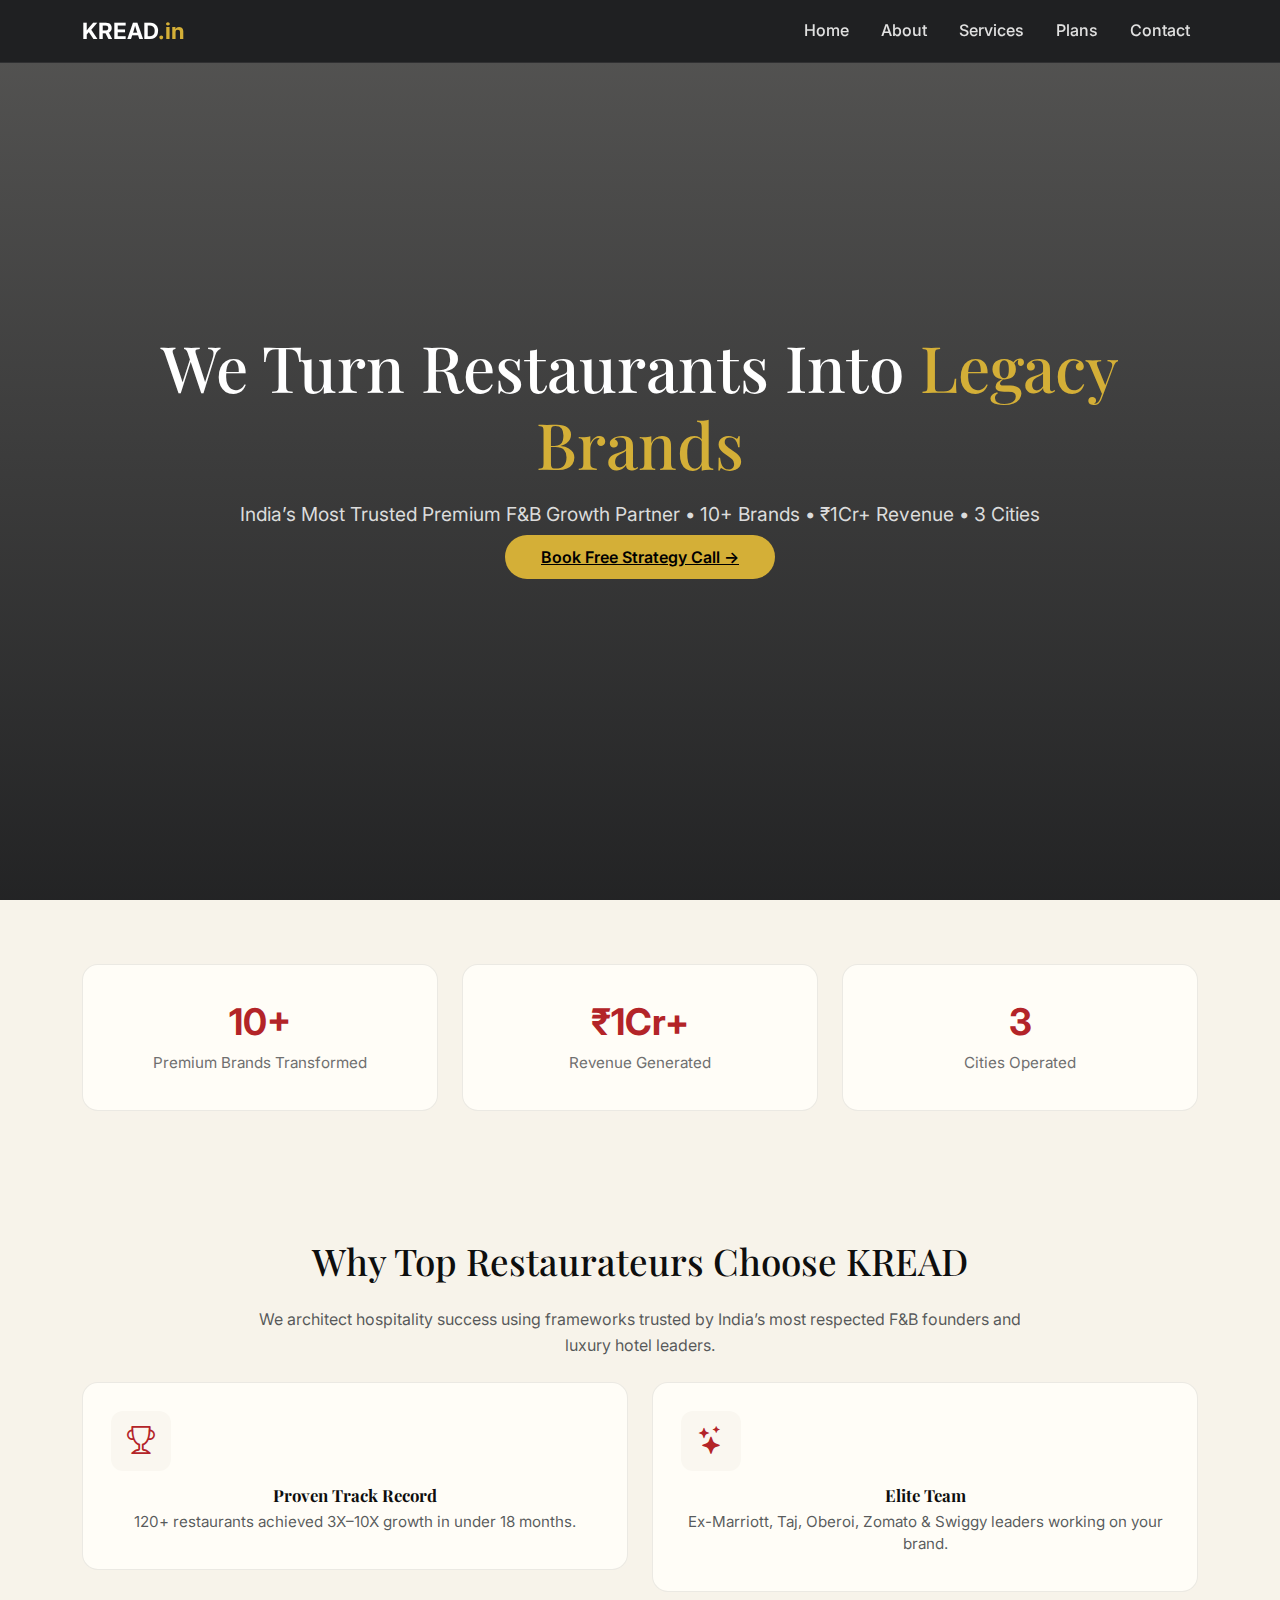
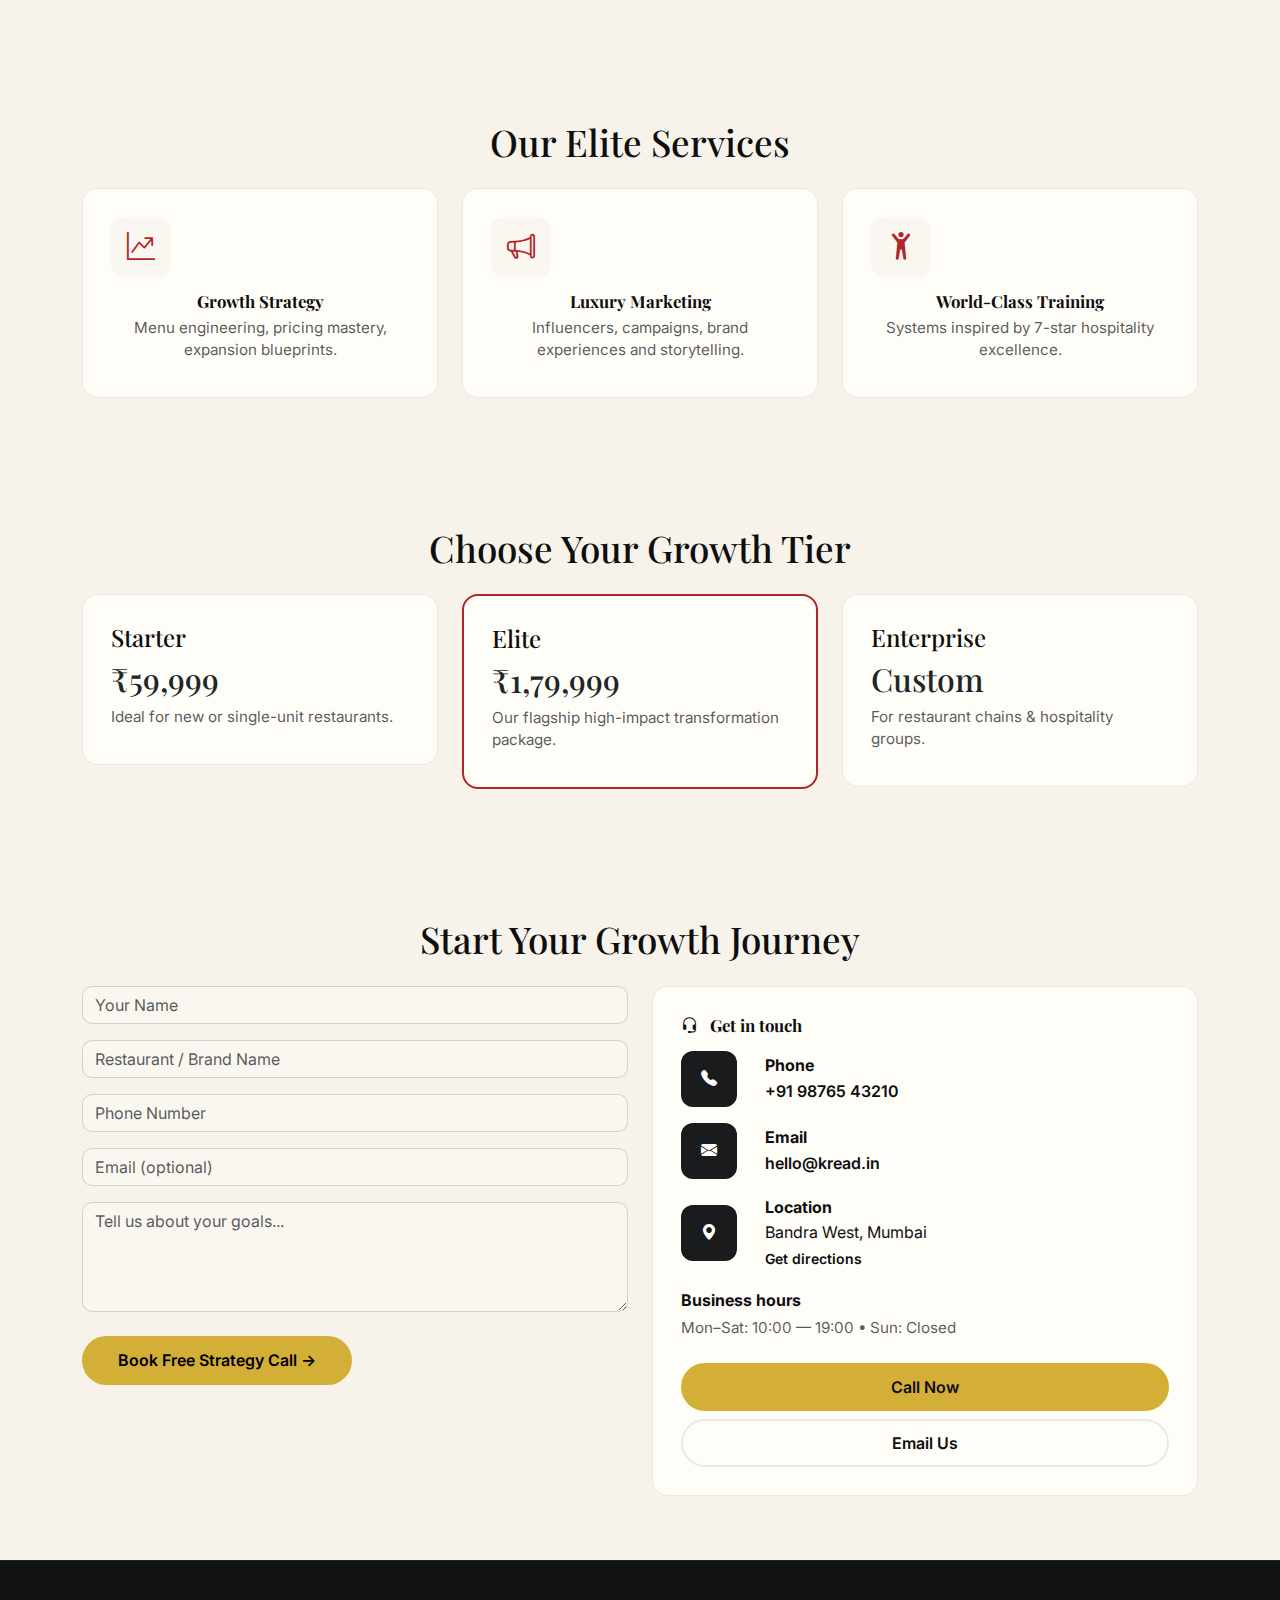
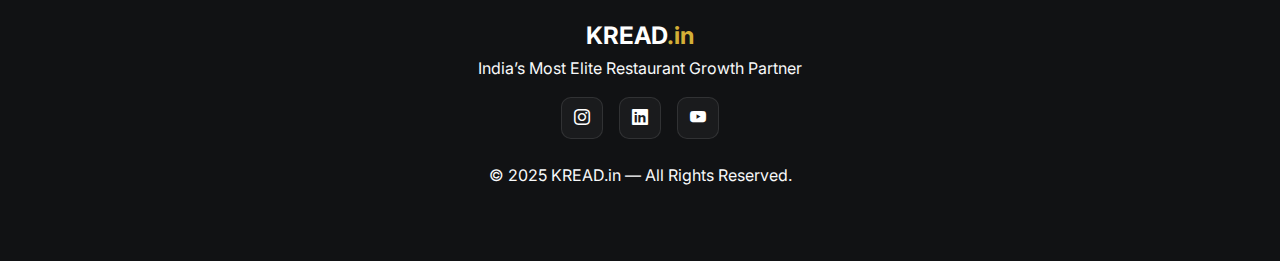
<file: index_.html>
<!doctype html>
<html lang="en">
<head>
  <meta charset="utf-8"/>
  <meta name="viewport" content="width=device-width,initial-scale=1"/>
  <title>KREAD.in – India's Most Elite Restaurant Growth Partner</title>

  <!-- Fonts + Icons -->
  <link href="https://fonts.googleapis.com/css2?family=Inter:wght@300;400;500;600;700&family=Playfair+Display:wght@600;700;800&display=swap" rel="stylesheet">
  <link href="https://cdn.jsdelivr.net/npm/bootstrap@5.3.3/dist/css/bootstrap.min.css" rel="stylesheet">
  <link href="https://cdn.jsdelivr.net/npm/bootstrap-icons@1.11.3/font/bootstrap-icons.css" rel="stylesheet">

  <style>
    /********************************
      PREMIUM MICHELIN COLOR SYSTEM
    *********************************/
    :root {
      --dark: #111214;        /* hero + footer */
      --dark2: #1A1B1D;

      --cream: #F7F3EA;       /* section background */
      --cream-soft: #FAF7F0;
      --cream-card: #FFFDF7;

      --text-dark: #0E0E0E;
      --text-light: #ffffff;
      --text-muted: #6F6F6F;

      --gold: #D4AF37;
      --red: #B32428;         /* deep premium red */
    }

    body {
      font-family: 'Inter', sans-serif;
      background: var(--cream);
      color: var(--text-dark);
      line-height: 1.6;
      overflow-x: hidden;
    }

    h1,h2,h3,h4,h5 { font-family: 'Playfair Display', serif; }

    /********************************
      NAVBAR (dark transparent)
    *********************************/
    .navbar {
      background: rgba(17,18,20,0.78);
      backdrop-filter: blur(8px);
      border-bottom: 1px solid rgba(255,255,255,0.08);
      transition: .3s;
    }
    .navbar.scrolled { background: rgba(17,18,20,0.94); }

    .navbar-brand {
      color: var(--text-light) !important;
      font-weight: 700;
      font-size: 1.4rem;
    }
    .navbar-brand span { color: var(--gold); }

    .nav-link {
      color: #e1e1e1 !important;
      font-weight: 500;
    }
    .nav-link:hover { color: var(--gold) !important; }

    /********************************
      HERO (dark premium)
    *********************************/
    .hero {
      background: 
        linear-gradient(rgba(17,18,20,0.7), rgba(17,18,20,0.92)),
        url('https://images.unsplash.com/photo-1517248135467-4c7edcad34c4?auto=format&fit=crop&q=80&w=1500')
        center/cover no-repeat;
      min-height: 100vh;
      display: flex;
      align-items: center;
      color: var(--text-light);
      text-align: center;
      padding: 6rem 1rem;
    }

    .hero h1 { font-size: clamp(2.4rem, 6vw, 4rem); }
    .hero p { color: #dcdcdc; font-size: 1.2rem; }

    .btn-gold {
      background: var(--gold);
      color: #000;
      border-radius: 40px;
      padding: 12px 36px;
      font-weight: 600;
      transition: .25s;
      border: none;
    }
    .btn-gold:hover { background: #e8ca70; }

    /********************************
      CREAM SECTIONS
    *********************************/
    section { padding: 4rem 0; background: var(--cream); }

    .section-title {
      font-size: 2.3rem;
      margin-bottom: 1.5rem;
      text-align: center;
      color: var(--text-dark);
    }

    /********************************
      PREMIUM CARDS
    *********************************/
    .premium-card {
      background: var(--cream-card);
      border: 1px solid rgba(0,0,0,0.08);
      border-radius: 16px;
      padding: 28px;
      transition: .25s ease;
    }
    .premium-card:hover {
      transform: translateY(-6px);
      border-color: var(--gold);
    }

    /* Contact card typography & spacing (improves font/specing) */
    .premium-card h5 {
      font-family: 'Playfair Display', serif;
      font-weight: 700;
      font-size: 1.05rem;
      margin-bottom: 0.35rem;
      color: var(--text-dark);
    }

    .premium-card p,
    .premium-card address,
    .premium-card .text-muted {
      font-family: 'Inter', sans-serif;
      color: var(--text-muted);
      margin-bottom: 0.5rem;
      line-height: 1.45;
      font-size: 0.95rem;
    }

    .premium-card a {
      color: var(--text-dark);
      text-decoration: none;
      font-weight: 600;
    }

    .premium-card a:hover {
      color: var(--gold);
      text-decoration: underline;
    }

    /* Outline button style tuned to theme */
    .btn-outline-dark {
      border: 2px solid rgba(0,0,0,0.08);
      background: transparent;
      color: var(--text-dark);
      font-weight: 600;
      border-radius: 40px;
      padding: 10px 18px;
      transition: all .18s ease;
    }

    .btn-outline-dark:hover {
      background: rgba(0,0,0,0.04);
      color: var(--text-dark);
      transform: translateY(-2px);
    }

    .icon-box {
      width: 60px; height: 60px;
      background: var(--cream-soft);
      border-radius: 12px;
      display: flex; align-items:center; justify-content:center;
      margin-bottom: 14px;
      color: var(--red);
    }

    /********************************
      STATS
    *********************************/
    .stat {
      font-size: 2.3rem;
      font-weight: 700;
      color: var(--red);
    }

    /********************************
      PLANS (highlight middle)
    *********************************/
    .plan-highlight {
      border: 2px solid var(--red) !important;
    }

    /********************************
      CONTACT FORM
    *********************************/
    .form-control {
      background: var(--cream-soft);
      border: 1px solid rgba(0,0,0,0.15);
      border-radius: 10px;
    }

    /********************************
      FOOTER (dark premium)
    *********************************/
    footer {
      background: var(--dark);
      color: var(--text-light);
      padding: 3.5rem 0;
      border-top: 1px solid rgba(255,255,255,0.08);
    }
    .footer-brand { font-size: 1.5rem; font-weight: 700; }
    .footer-brand span { color: var(--gold); }

    .social-btn {
      width: 42px; height:42px;
      border-radius: 10px;
      background: var(--dark2);
      display: inline-flex; align-items:center; justify-content:center;
      color: var(--text-light);
      border: 1px solid rgba(255,255,255,0.1);
    }
    .social-btn:hover { background: var(--red); color:#fff; }
  </style>
</head>

<body>

<!-- NAV -->
<nav class="navbar navbar-expand-lg fixed-top">
  <div class="container">
    <a class="navbar-brand" href="#">KREAD<span>.in</span></a>

    <button class="navbar-toggler text-light" data-bs-toggle="collapse" data-bs-target="#nav">
      <i class="bi bi-list fs-1"></i>
    </button>

    <div class="collapse navbar-collapse" id="nav">
      <ul class="navbar-nav ms-auto gap-3">
        <li><a class="nav-link" href="#home">Home</a></li>
        <li><a class="nav-link" href="#about">About</a></li>
        <li><a class="nav-link" href="#services">Services</a></li>
        <li><a class="nav-link" href="#plans">Plans</a></li>
        <li><a class="nav-link" href="#contact">Contact</a></li>
      </ul>
    </div>
  </div>
</nav>

<!-- HERO -->
<section class="hero" id="home">
  <div class="container">
    <h1>We Turn Restaurants Into <span style="color:var(--gold)">Legacy Brands</span></h1>
    <p class="mt-3">India’s Most Trusted Premium F&B Growth Partner • 10+ Brands • ₹1Cr+ Revenue • 3 Cities</p>

    <a href="#contact" class="btn-gold mt-4">Book Free Strategy Call →</a>
  </div>
</section>

<!-- STATS -->
<section>
  <div class="container text-center">
    <div class="row g-4">

      <div class="col-md-4">
        <div class="premium-card">
          <div class="stat">10+</div>
          <p>Premium Brands Transformed</p>
        </div>
      </div>

      <div class="col-md-4">
        <div class="premium-card">
          <div class="stat">₹1Cr+</div>
          <p>Revenue Generated</p>
        </div>
      </div>

      <div class="col-md-4">
        <div class="premium-card">
          <div class="stat">3</div>
          <p>Cities Operated</p>
        </div>
      </div>

    </div>
  </div>
</section>

<!-- ABOUT -->
<section id="about">
  <div class="container">

    <h2 class="section-title">Why Top Restaurateurs Choose KREAD</h2>

    <p class="text-center text-muted mb-4" style="max-width:780px;margin:auto;">
      We architect hospitality success using frameworks trusted by India’s most respected F&B founders and luxury hotel leaders.
    </p>

    <div class="row g-4">

      <div class="col-md-6">
        <div class="premium-card text-center">
          <div class="icon-box"><i class="bi bi-trophy fs-3"></i></div>
          <h5>Proven Track Record</h5>
          <p class="text-muted">120+ restaurants achieved 3X–10X growth in under 18 months.</p>
        </div>
      </div>

      <div class="col-md-6">
        <div class="premium-card text-center">
          <div class="icon-box"><i class="bi bi-stars fs-3"></i></div>
          <h5>Elite Team</h5>
          <p class="text-muted">Ex-Marriott, Taj, Oberoi, Zomato & Swiggy leaders working on your brand.</p>
        </div>
      </div>

    </div>
  </div>
</section>

<!-- SERVICES -->
<section id="services">
  <div class="container">
    <h2 class="section-title">Our Elite Services</h2>

    <div class="row g-4">

      <div class="col-md-4">
        <div class="premium-card text-center">
          <div class="icon-box"><i class="bi bi-graph-up-arrow fs-3"></i></div>
          <h5>Growth Strategy</h5>
          <p class="text-muted">Menu engineering, pricing mastery, expansion blueprints.</p>
        </div>
      </div>

      <div class="col-md-4">
        <div class="premium-card text-center">
          <div class="icon-box"><i class="bi bi-megaphone fs-3"></i></div>
          <h5>Luxury Marketing</h5>
          <p class="text-muted">Influencers, campaigns, brand experiences and storytelling.</p>
        </div>
      </div>

      <div class="col-md-4">
        <div class="premium-card text-center">
          <div class="icon-box"><i class="bi bi-person-arms-up fs-3"></i></div>
          <h5>World-Class Training</h5>
          <p class="text-muted">Systems inspired by 7-star hospitality excellence.</p>
        </div>
      </div>

    </div>
  </div>
</section>

<!-- PLANS -->
<section id="plans">
  <div class="container">
    <h2 class="section-title text-center">Choose Your Growth Tier</h2>

    <div class="row g-4 justify-content-center">

      <div class="col-md-4">
        <div class="premium-card">
          <h4>Starter</h4>
          <h2 class="text-dark">₹59,999</h2>
          <p class="text-muted">Ideal for new or single-unit restaurants.</p>
        </div>
      </div>

      <div class="col-md-4">
        <div class="premium-card plan-highlight">
          <h4>Elite</h4>
          <h2 class="text-dark">₹1,79,999</h2>
          <p class="text-muted">Our flagship high-impact transformation package.</p>
        </div>
      </div>

      <div class="col-md-4">
        <div class="premium-card">
          <h4>Enterprise</h4>
          <h2 class="text-dark">Custom</h2>
          <p class="text-muted">For restaurant chains & hospitality groups.</p>
        </div>
      </div>

    </div>
  </div>
</section>

<!-- CONTACT -->
<section id="contact">
  <div class="container">
    <h2 class="section-title text-center">Start Your Growth Journey</h2>

    <div class="row g-4">

      <div class="col-lg-6">
        <form>
          <input class="form-control mb-3" placeholder="Your Name" required>
          <input class="form-control mb-3" placeholder="Restaurant / Brand Name" required>
          <input class="form-control mb-3" placeholder="Phone Number" required>
          <input class="form-control mb-3" placeholder="Email (optional)">
          <textarea class="form-control mb-3" rows="4" placeholder="Tell us about your goals..."></textarea>
          <button class="btn-gold mt-2">Book Free Strategy Call →</button>
        </form>
      </div>

      <div class="col-lg-6">
        <aside class="premium-card h-100" role="region" aria-labelledby="contact-info-title">
          <h5 id="contact-info-title" class="mb-3"><i class="bi bi-headset me-2" aria-hidden="true"></i> Get in touch</h5>

          <div class="row g-3 align-items-center">
            <div class="col-2 col-sm-2">
              <div style="width:56px;height:56px;border-radius:12px;background:var(--dark2);display:flex;align-items:center;justify-content:center;color:var(--text-light);">
                <i class="bi bi-telephone-fill"></i>
              </div>
            </div>
            <div class="col-10 col-sm-10">
              <div class="fw-bold">Phone</div>
              <a href="tel:+919876543210" class="text-decoration-none">+91 98765 43210</a>
            </div>

            <div class="col-2 col-sm-2">
              <div style="width:56px;height:56px;border-radius:12px;background:var(--dark2);display:flex;align-items:center;justify-content:center;color:var(--text-light);">
                <i class="bi bi-envelope-fill"></i>
              </div>
            </div>
            <div class="col-10 col-sm-10">
              <div class="fw-bold">Email</div>
              <a href="mailto:hello@kread.in" class="text-decoration-none">hello@kread.in</a>
            </div>

            <div class="col-2 col-sm-2">
              <div style="width:56px;height:56px;border-radius:12px;background:var(--dark2);display:flex;align-items:center;justify-content:center;color:var(--text-light);">
                <i class="bi bi-geo-alt-fill"></i>
              </div>
            </div>
            <div class="col-10 col-sm-10">
              <div class="fw-bold">Location</div>
              <div>Bandra West, Mumbai</div>
              <a href="https://www.google.com/maps/search/Bandra+West+Mumbai" target="_blank" rel="noopener noreferrer" class="text-decoration-none small">Get directions</a>
            </div>
          </div>

          <div class="mt-3">
            <div class="fw-bold mb-1">Business hours</div>
            <div class="text-muted small">Mon–Sat: 10:00 — 19:00 • Sun: Closed</div>
          </div>

          <div class="d-grid gap-2 mt-4">
            <a href="tel:+919876543210" class="btn btn-gold" aria-label="Call now">Call Now</a>
            <a href="mailto:hello@kread.in" class="btn btn-outline-dark" aria-label="Send email">Email Us</a>
          </div>
          
        </aside>
      </div>

    </div>
  </div>
</section>

<!-- FOOTER -->
<footer>
  <div class="container text-center">
    <div class="footer-brand">KREAD<span>.in</span></div>
    <p class="text-light">India’s Most Elite Restaurant Growth Partner</p>

    <div class="d-flex justify-content-center gap-3 mt-3">
      <a class="social-btn" href="#"><i class="bi bi-instagram"></i></a>
      <a class="social-btn" href="#"><i class="bi bi-linkedin"></i></a>
      <a class="social-btn" href="#"><i class="bi bi-youtube"></i></a>
    </div>

    <p class="mt-4 text-light">© 2025 KREAD.in — All Rights Reserved.</p>
  </div>
</footer>

<!-- JS -->
<script src="https://cdn.jsdelivr.net/npm/bootstrap@5.3.3/dist/js/bootstrap.bundle.min.js"></script>
<script>
  const nav = document.querySelector('.navbar');
  window.addEventListener('scroll', () => {
    nav.classList.toggle('scrolled', window.scrollY > 50);
  });
</script>

</body>
</html>
</file>
